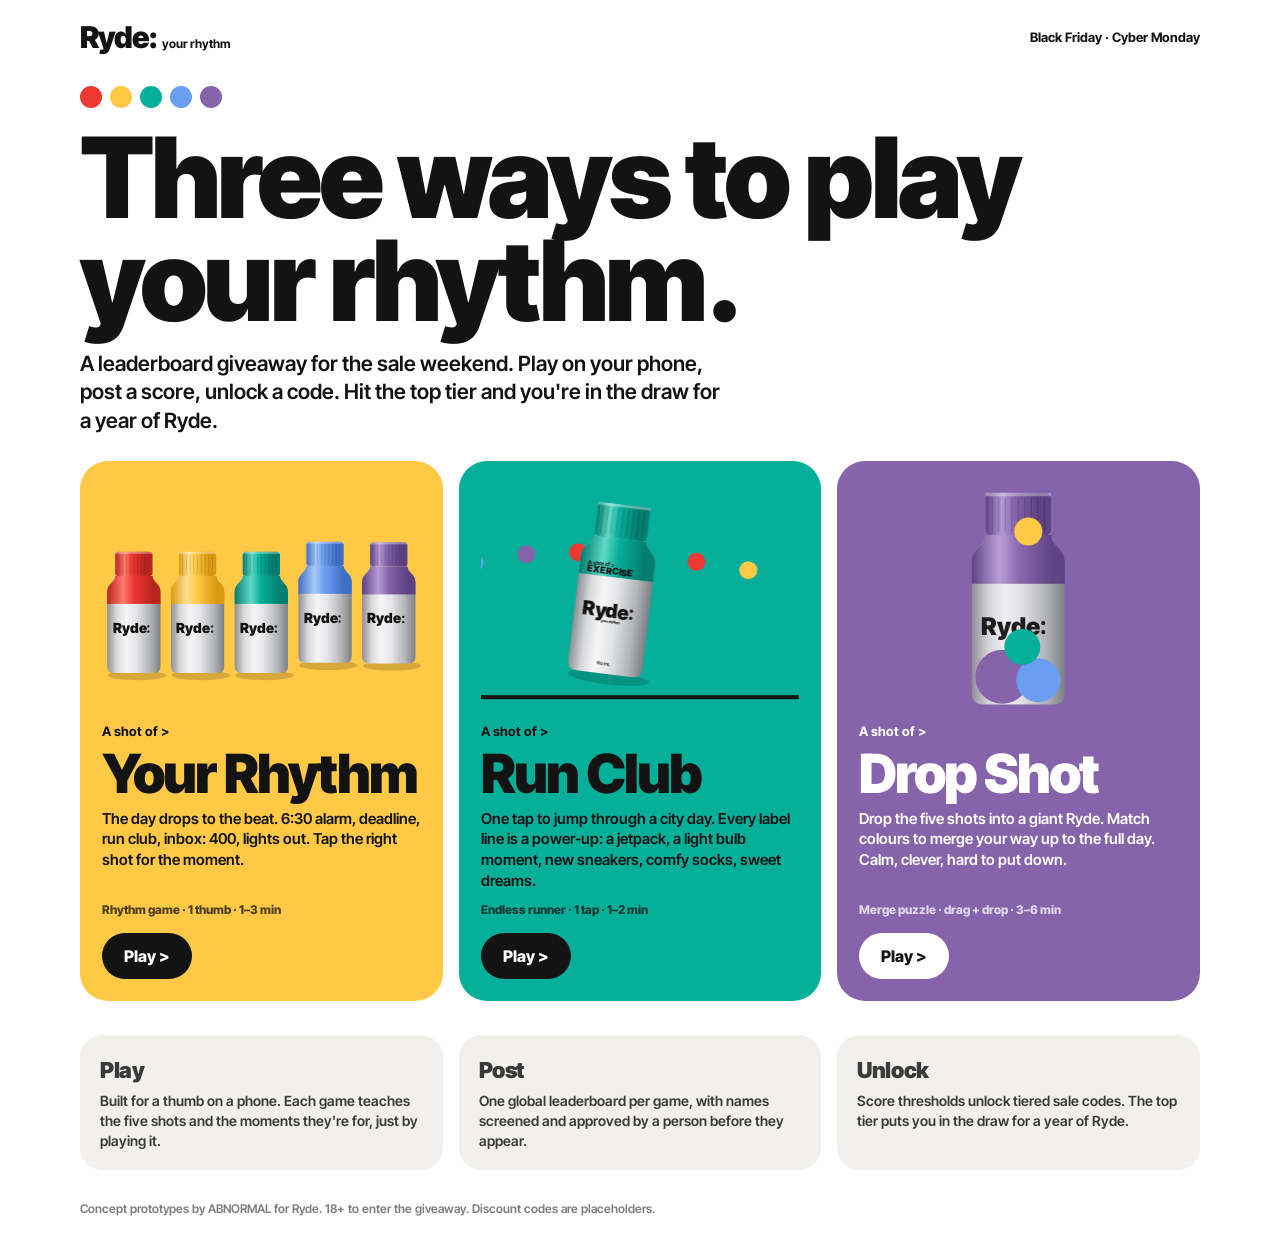
<file: ryde/index.html>
<!doctype html>
<html lang="en">
<head>
  <meta charset="utf-8" />
  <meta name="viewport" content="width=device-width, initial-scale=1, viewport-fit=cover" />
  <title>Ryde: Game Club</title>
  <meta name="description" content="Three playable concepts for a Ryde Black Friday leaderboard giveaway: play, post a score, unlock a code." />
  <meta property="og:title" content="Ryde: Game Club" />
  <meta property="og:description" content="Three ways to play your rhythm. Concept prototypes by ABNORMAL." />
  <link rel="stylesheet" href="shared/ui.css" />
  <style>
    body { overflow: auto; }
    .wrap { max-width: 1160px; margin: 0 auto; padding: calc(env(safe-area-inset-top) + 22px) calc(env(safe-area-inset-right) + 20px) calc(env(safe-area-inset-bottom) + 28px) calc(env(safe-area-inset-left) + 20px); }
    header { display: flex; align-items: center; justify-content: space-between; gap: 12px; }
    header .tag { font-weight: 700; font-size: 13px; }
    .hero { margin: 34px 0 26px; display: grid; gap: 18px; }
    .hero h1 { font-weight: 900; font-size: clamp(46px, 9.5vw, 112px); line-height: 0.92; letter-spacing: -0.03em; margin: 0; }
    .hero p { font-weight: 600; font-size: clamp(16px, 2.2vw, 21px); line-height: 1.35; margin: 0; max-width: 640px; }
    .dots { display: flex; gap: 8px; }
    .dots i { width: 22px; height: 22px; border-radius: 50%; display: block; }
    .cards { display: grid; grid-template-columns: repeat(3, 1fr); gap: 16px; }
    @media (max-width: 900px) { .cards { grid-template-columns: 1fr; } }
    .card { position: relative; border-radius: 28px; padding: 22px 22px 22px; color: var(--ink); text-decoration: none; display: flex; flex-direction: column; gap: 10px; min-height: 460px; overflow: hidden; }
    .card canvas { width: 100%; height: 230px; display: block; margin: -4px 0 4px; }
    .card .eyebrow { font-size: 13px; }
    .card h2 { font-weight: 900; font-size: clamp(38px, 5vw, 54px); line-height: 0.92; letter-spacing: -0.035em; margin: 0; }
    .card p { font-weight: 600; font-size: 15px; line-height: 1.38; margin: 0; flex: 1; }
    .card .meta { font-weight: 800; font-size: 12px; opacity: 0.75; }
    .card .go { align-self: flex-start; margin-top: 6px; background: var(--ink); color: var(--paper); font-weight: 800; font-size: 16px; padding: 13px 22px; border-radius: 999px; }
    .card:hover .go, .card:focus-visible .go { background: #000; transform: translateY(-1px); }
    .c-rhythm { background: var(--focus); }
    .c-run { background: var(--exercise); color: var(--ink); }
    .c-drop { background: var(--sleep); color: var(--paper); }
    .c-drop .go { background: var(--paper); color: var(--ink); }
    .how { margin: 34px 0 0; display: grid; grid-template-columns: repeat(3, 1fr); gap: 16px; }
    @media (max-width: 900px) { .how { grid-template-columns: 1fr; } }
    .how div { background: var(--mist); border-radius: 22px; padding: 20px; }
    .how b { display: block; font-weight: 900; font-size: 22px; letter-spacing: -0.02em; margin-bottom: 6px; }
    .how span { font-weight: 600; font-size: 14px; line-height: 1.4; }
    footer { margin-top: 30px; font-size: 12px; font-weight: 600; color: rgba(19,19,19,0.55); line-height: 1.5; }
  </style>
</head>
<body>
  <div class="wrap">
    <header>
      <span class="wordmark">Ryde<i>:</i><small>your rhythm</small></span>
      <span class="tag">Black Friday · Cyber Monday</span>
    </header>
    <section class="hero">
      <div class="dots"><i style="background:var(--energy)"></i><i style="background:var(--focus)"></i><i style="background:var(--exercise)"></i><i style="background:var(--relax)"></i><i style="background:var(--sleep)"></i></div>
      <h1>Three ways to play your rhythm.</h1>
      <p>A leaderboard giveaway for the sale weekend. Play on your phone, post a score, unlock a code. Hit the top tier and you're in the draw for a year of Ryde.</p>
    </section>
    <section class="cards">
      <a class="card c-rhythm" href="rhythm/">
        <canvas data-art="rhythm"></canvas>
        <span class="eyebrow">A shot of</span>
        <h2>Your Rhythm</h2>
        <p>The day drops to the beat. 6:30 alarm, deadline, run club, inbox: 400, lights out. Tap the right shot for the moment.</p>
        <span class="meta">Rhythm game · 1 thumb · 1–3 min</span>
        <span class="go">Play ></span>
      </a>
      <a class="card c-run" href="run-club/">
        <canvas data-art="run"></canvas>
        <span class="eyebrow">A shot of</span>
        <h2>Run Club</h2>
        <p>One tap to jump through a city day. Every label line is a power-up: a jetpack, a light bulb moment, new sneakers, comfy socks, sweet dreams.</p>
        <span class="meta">Endless runner · 1 tap · 1–2 min</span>
        <span class="go">Play ></span>
      </a>
      <a class="card c-drop" href="drop/">
        <canvas data-art="drop"></canvas>
        <span class="eyebrow">A shot of</span>
        <h2>Drop Shot</h2>
        <p>Drop the five shots into a giant Ryde. Match colours to merge your way up to the full day. Calm, clever, hard to put down.</p>
        <span class="meta">Merge puzzle · drag + drop · 3–6 min</span>
        <span class="go">Play ></span>
      </a>
    </section>
    <section class="how">
      <div><b>Play</b><span>Built for a thumb on a phone. Each game teaches the five shots and the moments they're for, just by playing it.</span></div>
      <div><b>Post</b><span>One global leaderboard per game, with names screened and approved by a person before they appear.</span></div>
      <div><b>Unlock</b><span>Score thresholds unlock tiered sale codes. The top tier puts you in the draw for a year of Ryde.</span></div>
    </section>
    <footer>Concept prototypes by ABNORMAL for Ryde. 18+ to enter the giveaway. Discount codes are placeholders.</footer>
  </div>
  <script type="module">
    import { drawBottle, drawDot, loadFont, SHOTS } from "./shared/brand.js";
    await loadFont();
    const art = {
      rhythm(x, w, h) { // five bottles in a row, the middle one popping on the beat
        const t = performance.now() / 1000, n = 5, gap = w / n;
        SHOTS.forEach((s, i) => { const pop = Math.max(0, Math.sin(t * 3.2 - i * 0.9)) ** 6; drawBottle(x, gap * (i + 0.5), h * 0.58 - pop * h * 0.08, Math.min(h * 0.72, gap * 1.9), s.id, { label: false }); });
      },
      run(x, w, h) { // one bottle mid-stride over dots
        const t = performance.now() / 1000;
        for (let i = 0; i < 7; i++) drawDot(x, ((i * 52 - t * 90) % (w + 60) + w + 60) % (w + 60) - 30, h * 0.36 + Math.sin(i) * 10, 9, SHOTS[i % 5].id);
        drawBottle(x, w * 0.42, h * 0.55 - Math.abs(Math.sin(t * 5)) * h * 0.08, h * 0.74, "exercise", { tilt: 0.12 });
        x.fillStyle = "#131313"; x.fillRect(0, h * 0.94, w, 4);
      },
      drop(x, w, h) { // falling dots stacking
        const t = performance.now() / 1000; const cx = w / 2;
        drawBottle(x, cx, h * 0.52, h * 0.92, "sleep", { label: false, shadow: false, alpha: 0.95 });
        const rs = [11, 14, 18, 22, 27]; const ids = ["energy", "focus", "exercise", "relax", "sleep"];
        drawDot(x, cx - 16, h * 0.86, rs[4], ids[4]); drawDot(x, cx + 20, h * 0.875, rs[3], ids[3]); drawDot(x, cx + 4, h * 0.73, rs[2], ids[2]);
        const y = h * 0.2 + ((t * 70) % (h * 0.42)); drawDot(x, cx + 10, y, rs[1], ids[1]);
      },
    };
    const canvases = [...document.querySelectorAll("canvas[data-art]")];
    function frame() {
      for (const c of canvases) {
        const r = c.getBoundingClientRect(), dpr = Math.min(2, devicePixelRatio || 1);
        if (c.width !== Math.round(r.width * dpr)) { c.width = Math.round(r.width * dpr); c.height = Math.round(r.height * dpr); }
        const x = c.getContext("2d"); x.setTransform(dpr, 0, 0, dpr, 0, 0); x.clearRect(0, 0, r.width, r.height);
        art[c.dataset.art](x, r.width, r.height);
      }
      requestAnimationFrame(frame);
    }
    frame();
  </script>
</body>
</html>
</file>
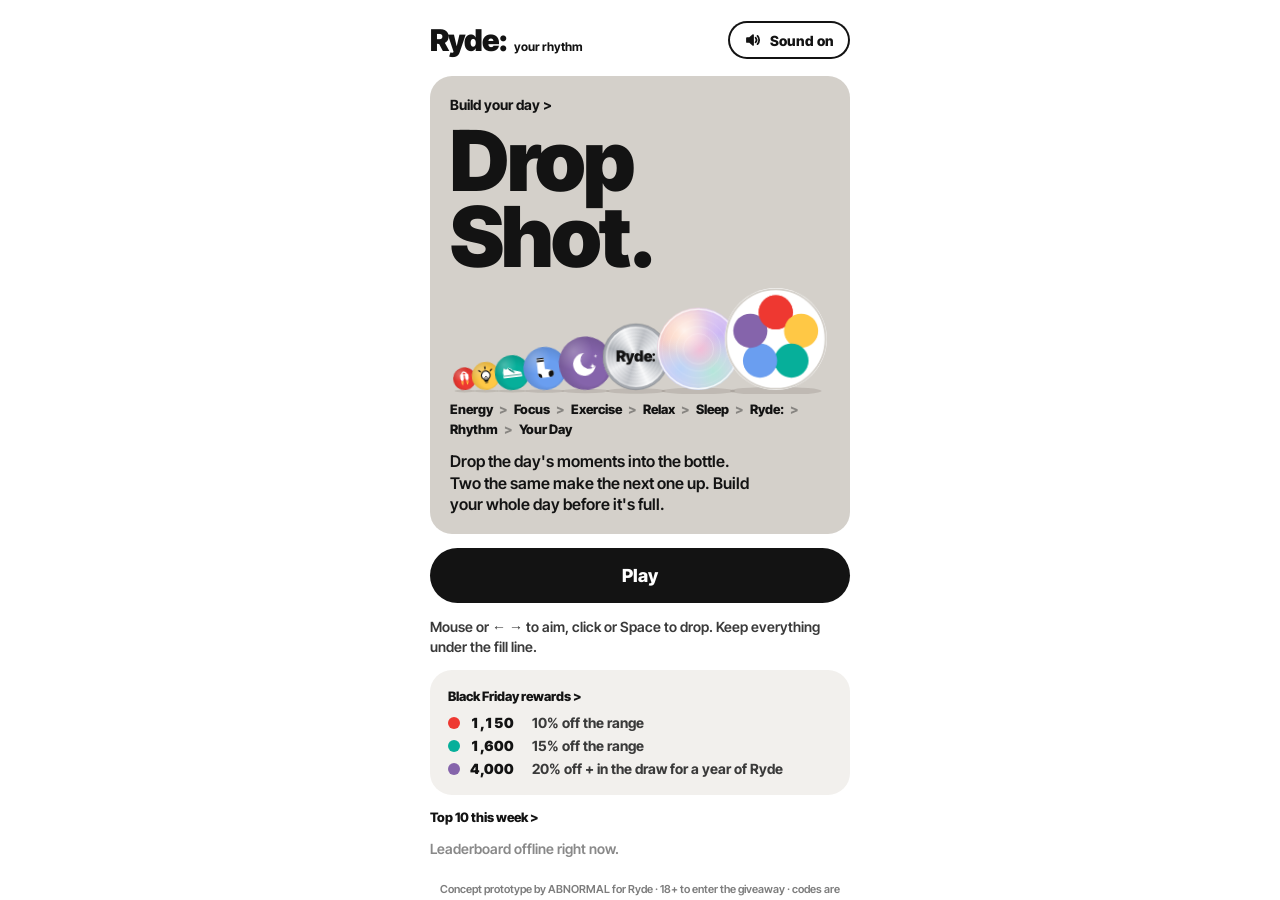
<file: ryde/drop/index.html>
<!doctype html>
<html lang="en">
<head>
<meta charset="utf-8">
<meta name="viewport" content="width=device-width,initial-scale=1,viewport-fit=cover,user-scalable=no">
<meta name="theme-color" content="#ffffff">
<title>Ryde: Drop Shot</title>
<meta name="description" content="Drop the day's moments into a giant Ryde: bottle. Two the same make the next one up. A Black Friday giveaway game concept.">
<meta property="og:title" content="Ryde: Drop Shot">
<meta property="og:description" content="Drop the day's moments into a giant Ryde: bottle. Build your whole day and you could win a year of Ryde.">
<meta property="og:type" content="website">
<link rel="preload" href="../shared/fonts/inter-tight-latin-900-normal.woff2" as="font" type="font/woff2" crossorigin>
<link rel="stylesheet" href="../shared/ui.css">
<style>
  body { background: var(--paper); }
  .wordmark small { font-size: 12px; margin-left: 6px; }   /* ui.css has 9px; our floor is 12px */
  #scene { position: fixed; left: 0; top: 0; width: 0; height: 0; transform-origin: 0 0; will-change: transform; pointer-events: none; }
  #cv { background: transparent; }
  .screen { transition: opacity .35s ease; }
  .screen.fade { opacity: 0; }
  .topbar { display: flex; align-items: center; justify-content: space-between; min-height: 44px; }
  .snd { display: inline-flex; align-items: center; gap: 8px; }
  .snd svg { width: 18px; height: 18px; }
  .hero { position: relative; padding: 20px 20px 18px; display: flex; flex-direction: column; gap: 10px; overflow: hidden; }
  .hero .display { font-size: clamp(54px, 17vw, 84px); }
  .hero canvas { width: 100%; height: 108px; display: block; margin: 2px 0 0; }
  .hero .lede { max-width: 30ch; }
  .order { margin: -4px 0 2px; font-size: 13px; font-weight: 800; line-height: 1.5; display: flex; flex-wrap: wrap; column-gap: 0; }
  .order span:not(:last-child)::after { content: ">"; color: rgba(19,19,19,0.4); margin: 0 6px; }
  .namerow[hidden] { display: none; }
  .rewards { display: grid; gap: 6px; margin: 0; padding: 0; list-style: none; }
  .rewards li { display: flex; align-items: center; gap: 10px; font-size: 14px; font-weight: 700; }
  .rewards li b { font-weight: 900; min-width: 52px; font-variant-numeric: tabular-nums; }
  .rewards li span { color: #3a3a3a; }
  .rewards li::before { content: ""; width: 12px; height: 12px; border-radius: 50%; background: var(--c); flex: none; }
  .block h3, .sect { margin: 0; font-size: 13px; font-weight: 800; }
  .sect::after { content: " >"; }
  .shop { font-weight: 800; font-size: 16px; color: var(--ink); text-decoration: none; align-self: center; padding: 8px 4px; }
  .shop::after { content: " >"; }
  /* end screen */
  .scoreblock { border-radius: 22px; padding: 20px 20px 18px; display: flex; flex-direction: column; gap: 8px; background: var(--bg, var(--stone)); }
  .scoreblock .eyebrow { font-size: 14px; }
  .scoreblock .best { font-size: 14px; font-weight: 800; margin: 6px 0 0; display: flex; gap: 8px; align-items: center; flex-wrap: wrap; }
  .scoreblock .best .new { background: var(--ink); color: var(--paper); border-radius: 999px; padding: 4px 10px; font-size: 12px; }
  .scoreblock .stats { display: grid; grid-template-columns: 1.7fr 1fr 1fr; gap: 12px; }
  .stats > div { min-width: 0; }
  .stats b { white-space: nowrap; font-size: clamp(18px, 5.6vw, 24px); }
  #endchain { width: 100%; height: 92px; display: block; }
  .c1, .c2 { display: contents; }
  /* short landscape phones: two columns so Play / Play again are on the first screen */
  @media (orientation: landscape) and (max-height: 560px) {
    .screen .col { max-width: 920px; display: grid; grid-template-columns: 1fr 1fr; column-gap: 28px; row-gap: 12px; align-items: start; }
    .screen .col > .topbar, .screen .col > .fine { grid-column: 1 / -1; }
    .c1, .c2 { display: flex; flex-direction: column; gap: 12px; min-width: 0; }
    #start .hero .display { font-size: 58px; }
    #start .hero canvas { height: 86px; }
    #end .score-big { font-size: 64px; }
    #end .c2 .shop { align-self: flex-start; }
    #pausescr .col { grid-template-columns: 1fr; }
  }
  /* in-game chrome */
  #pause { position: fixed; z-index: 5; width: 44px; height: 44px; border-radius: 50%; border: 0; background: var(--mist); display: none; align-items: center; justify-content: center; cursor: pointer; padding: 0; }
  #pause.on { display: flex; }
  #pause i { display: block; width: 4px; height: 14px; background: var(--ink); border-radius: 2px; margin: 0 2.5px; }
  #pausescr { background: rgba(255,255,255,0.86); -webkit-backdrop-filter: blur(6px); backdrop-filter: blur(6px); justify-content: center; }
  #pausescr .col { max-width: 340px; }
  .kbd { display: none; }
  @media (hover: hover) and (pointer: fine) { .kbd { display: inline; } .touchonly { display: none; } }
</style>
</head>
<body>
<div id="scene" aria-hidden="true"></div>
<canvas class="play" id="cv" aria-label="Drop Shot game"></canvas>
<button id="pause" aria-label="Pause"><i></i><i></i></button>

<section class="screen" id="start">
  <div class="col">
    <div class="topbar">
      <span class="wordmark">Ryde<i>:</i><small>your rhythm</small></span>
      <button class="btn small ghost snd" data-snd></button>
    </div>
    <div class="c1"><div class="block stone hero">
      <p class="eyebrow">Build your day</p>
      <h1 class="display">Drop<br>Shot.</h1>
      <canvas id="herochain" aria-hidden="true"></canvas>
      <p class="order"><span>Energy</span><span>Focus</span><span>Exercise</span><span>Relax</span><span>Sleep</span><span>Ryde:</span><span>Rhythm</span><span>Your Day</span></p>
      <p class="lede">Drop the day's moments into the bottle. Two the same make the next one up. Build your whole day before it's full.</p>
    </div></div>
    <div class="c2">
    <button class="btn" id="play">Play</button>
    <p class="how"><span class="touchonly">Drag to aim, let go to drop.</span><span class="kbd">Mouse or ← → to aim, click or Space to drop.</span> Keep everything under the fill line.</p>
    <div class="block mist">
      <p class="sect" style="margin-bottom:10px">Black Friday rewards</p>
      <ul class="rewards">
        <li style="--c:var(--energy)"><b>1,150</b><span>10% off the range</span></li>
        <li style="--c:var(--exercise)"><b>1,600</b><span>15% off the range</span></li>
        <li style="--c:var(--sleep)"><b>4,000</b><span>20% off + in the draw for a year of Ryde</span></li>
      </ul>
    </div>
    <div class="board"><h3>Top 10 this week</h3><ol id="board1"><li class="empty">Loading…</li></ol></div>
    </div>
    <p class="fine">Concept prototype by ABNORMAL for Ryde · 18+ to enter the giveaway · codes are placeholders</p>
  </div>
</section>

<section class="screen hidden" id="pausescr">
  <div class="col">
    <p class="eyebrow">Taking five</p>
    <h2 class="display">Paused.</h2>
    <button class="btn" id="resume">Resume</button>
    <div class="row" style="justify-content:space-between">
      <button class="btn small ghost snd" data-snd></button>
      <button class="btn small ghost" id="restart">Start over</button>
    </div>
  </div>
</section>

<section class="screen hidden" id="end">
  <div class="col">
    <div class="topbar">
      <span class="wordmark">Ryde<i>:</i><small>your rhythm</small></span>
      <button class="btn small ghost snd" data-snd></button>
    </div>
    <div class="c1"><div class="scoreblock" id="scoreblock">
      <p class="eyebrow" id="endeyebrow">Capped. That's your day</p>
      <p class="score-big" id="endscore">0</p>
      <p class="best" id="endbest"></p>
      <div class="stats" id="endstats"></div>
    </div>
    <canvas id="endchain" aria-hidden="true"></canvas>
    <div class="reward" id="reward"></div></div>
    <div class="c2"><div class="namerow" id="namerow">
      <input id="name" maxlength="12" autocomplete="off" autocapitalize="characters" spellcheck="false" placeholder="YOUR NAME" aria-label="Your name for the leaderboard">
      <button class="btn small" id="post">Post score</button>
    </div>
    <p class="note" id="postnote"></p>
    <button class="btn" id="again">Play again</button>
    <div class="board"><h3>Top 10 this week</h3><ol id="board2"></ol></div>
    <a class="shop" href="https://au.ryde.com/" target="_blank" rel="noopener">Shop the range</a></div>
    <p class="fine">Concept prototype by ABNORMAL for Ryde · 18+ to enter the giveaway · codes are placeholders</p>
  </div>
</section>

<script type="module" src="game.js"></script>
</body>
</html>
</file>
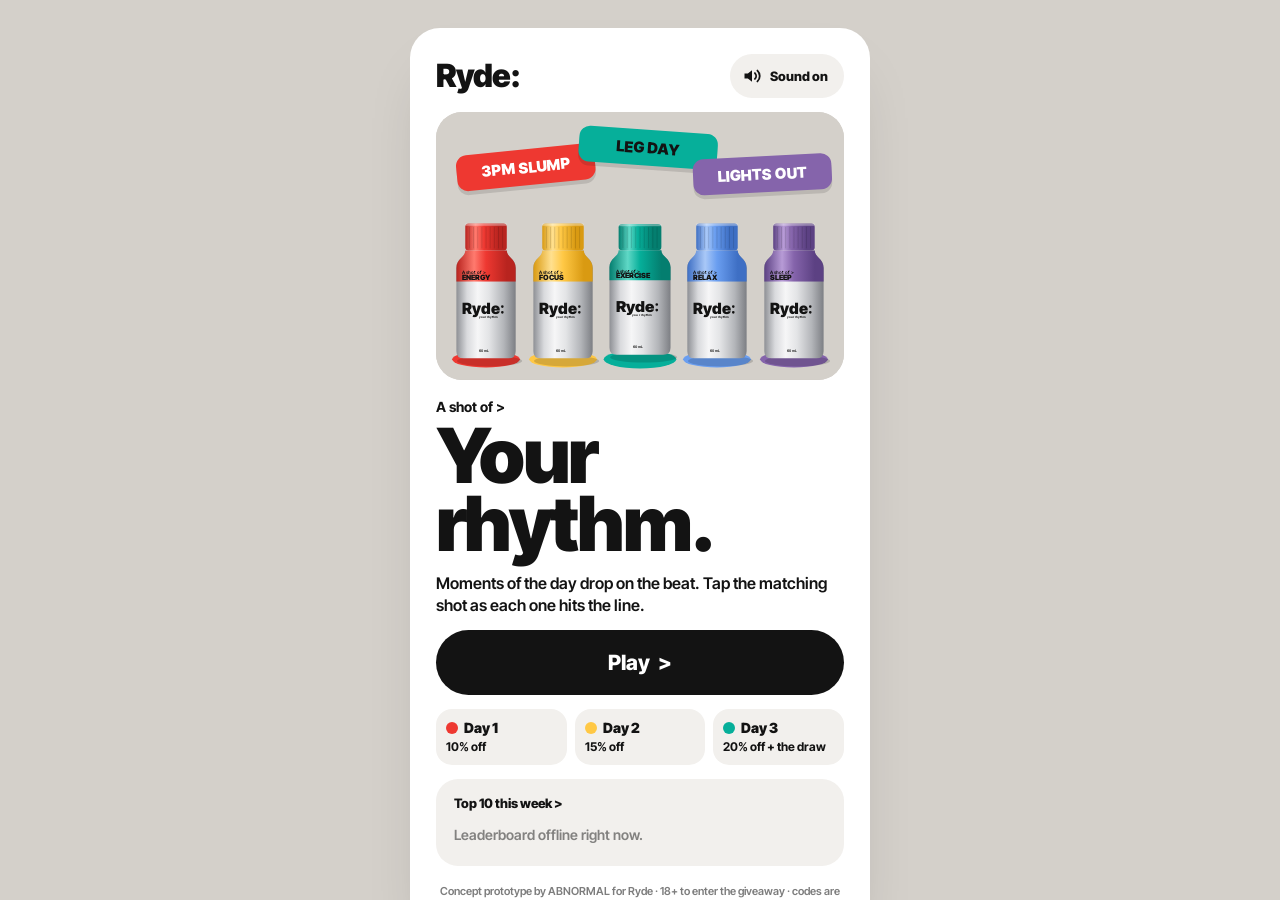
<file: ryde/rhythm/index.html>
<!doctype html>
<html lang="en-AU">
<head>
<meta charset="utf-8">
<meta name="viewport" content="width=device-width,initial-scale=1,viewport-fit=cover,user-scalable=no">
<meta name="theme-color" content="#D4D0CA">
<title>Ryde: Your Rhythm</title>
<meta name="description" content="Right shot, right moment. A rhythm game from Ryde: tap the matching shot as each moment of the day lands on the beat.">
<meta property="og:title" content="Ryde: Your Rhythm">
<meta property="og:description" content="Right shot, right moment. Play a day to the beat, post your score, unlock a Black Friday code.">
<meta property="og:type" content="website">
<link rel="preload" href="../shared/fonts/inter-tight-latin-900-normal.woff2" as="font" type="font/woff2" crossorigin>
<link rel="preload" href="../shared/fonts/inter-tight-latin-800-normal.woff2" as="font" type="font/woff2" crossorigin>
<link rel="stylesheet" href="../shared/ui.css">
<link rel="stylesheet" href="style.css">
</head>
<body>
<canvas class="play" id="game" aria-label="Your Rhythm game"></canvas>

<!-- START -->
<section class="screen" id="start">
  <div class="col">
    <header class="top">
      <div class="wordmark">Ryde<i>:</i></div>
      <button class="mute" type="button" aria-pressed="false"><span class="ico"></span><span class="lbl">Sound on</span></button>
    </header>
    <div class="hero"><canvas id="hero" aria-hidden="true"></canvas></div>
    <div class="titles">
      <p class="eyebrow">A shot of</p>
      <h1 class="display">Your<br>rhythm.</h1>
    </div>
    <p class="how">Moments of the day drop on the beat. Tap the matching shot as each one hits the line.</p>
    <button class="btn play-btn" id="play" type="button">Play <span class="chev">&gt;</span></button>
    <ul class="tiers" aria-label="Rewards">
      <li style="--c:var(--energy)"><b>Day 1</b>10% off</li>
      <li style="--c:var(--focus)"><b>Day 2</b>15% off</li>
      <li style="--c:var(--exercise)"><b>Day 3</b>20% off + the draw</li>
    </ul>
    <div class="board block mist"><h3>Top 10 this week</h3><ol id="board1"><li class="empty">Loading…</li></ol></div>
    <p class="fine">Concept prototype by ABNORMAL for Ryde · 18+ to enter the giveaway · codes are placeholders</p>
  </div>
</section>

<!-- PAUSE -->
<section class="screen hidden overlay" id="pause">
  <div class="col">
    <p class="eyebrow">Hold that thought</p>
    <h2 class="display">Paused.</h2>
    <button class="btn" id="resume" type="button">Resume</button>
    <button class="btn ghost" id="quit" type="button">End run</button>
    <div class="row pause-row">
      <button class="mute" type="button" aria-pressed="false"><span class="ico"></span><span class="lbl">Sound on</span></button>
      <button class="timing-btn" id="timingBtn" type="button">Timing &gt;</button>
    </div>
  </div>
</section>

<!-- TIMING (calibration) -->
<section class="screen hidden overlay" id="timing">
  <div class="col">
    <p class="eyebrow">Timing</p>
    <h2 class="display">Tap along.</h2>
    <p class="how">Four clicks count you in, then tap the circle on each of the next 8 beats. We'll line the game up with your ears and thumb.</p>
    <button class="calpad" id="calPad" type="button" aria-label="Tap on the beat"><span id="calCount">Start</span></button>
    <p class="note" id="calNote"></p>
    <div class="row cal-row">
      <button class="btn ghost small" id="calReset" type="button">Reset to auto</button>
      <button class="btn small" id="calDone" type="button">Done</button>
    </div>
  </div>
</section>

<!-- END -->
<section class="screen hidden" id="end">
  <div class="col">
    <header class="top">
      <div class="wordmark">Ryde<i>:</i><small>your rhythm</small></div>
      <button class="mute" type="button" aria-pressed="false"><span class="ico"></span><span class="lbl">Sound on</span></button>
    </header>
    <div class="endhero" id="endhero">
      <p class="kicker" id="endEyebrow">Out of rhythm on Day 1</p>
      <p class="score-big" id="endScore">0</p>
      <div class="stats">
        <div><b id="stDay">1</b>Day reached</div>
        <div><b id="stCombo">0</b>Best combo</div>
        <div><b id="stPerf">0%</b>Perfect</div>
      </div>
      <p class="best" id="endBest"></p>
    </div>
    <div class="reward" id="reward"></div>
    <button class="btn" id="again" type="button">Play again <span class="chev">&gt;</span></button>
    <form class="namerow" id="postForm" autocomplete="off">
      <input id="name" name="name" maxlength="12" placeholder="YOUR NAME" aria-label="Your name for the leaderboard" enterkeyhint="send">
      <button class="btn small" id="post" type="submit">Post score</button>
    </form>
    <p class="note" id="postNote"></p>
    <div class="board block mist"><h3>Top 10 this week</h3><ol id="board2"></ol></div>
    <a class="shop" href="https://au.ryde.com/" target="_blank" rel="noopener">Shop the range</a>
    <p class="fine">Concept prototype by ABNORMAL for Ryde · 18+ to enter the giveaway · codes are placeholders</p>
  </div>
</section>

<script type="module" src="game.js"></script>
</body>
</html>
</file>
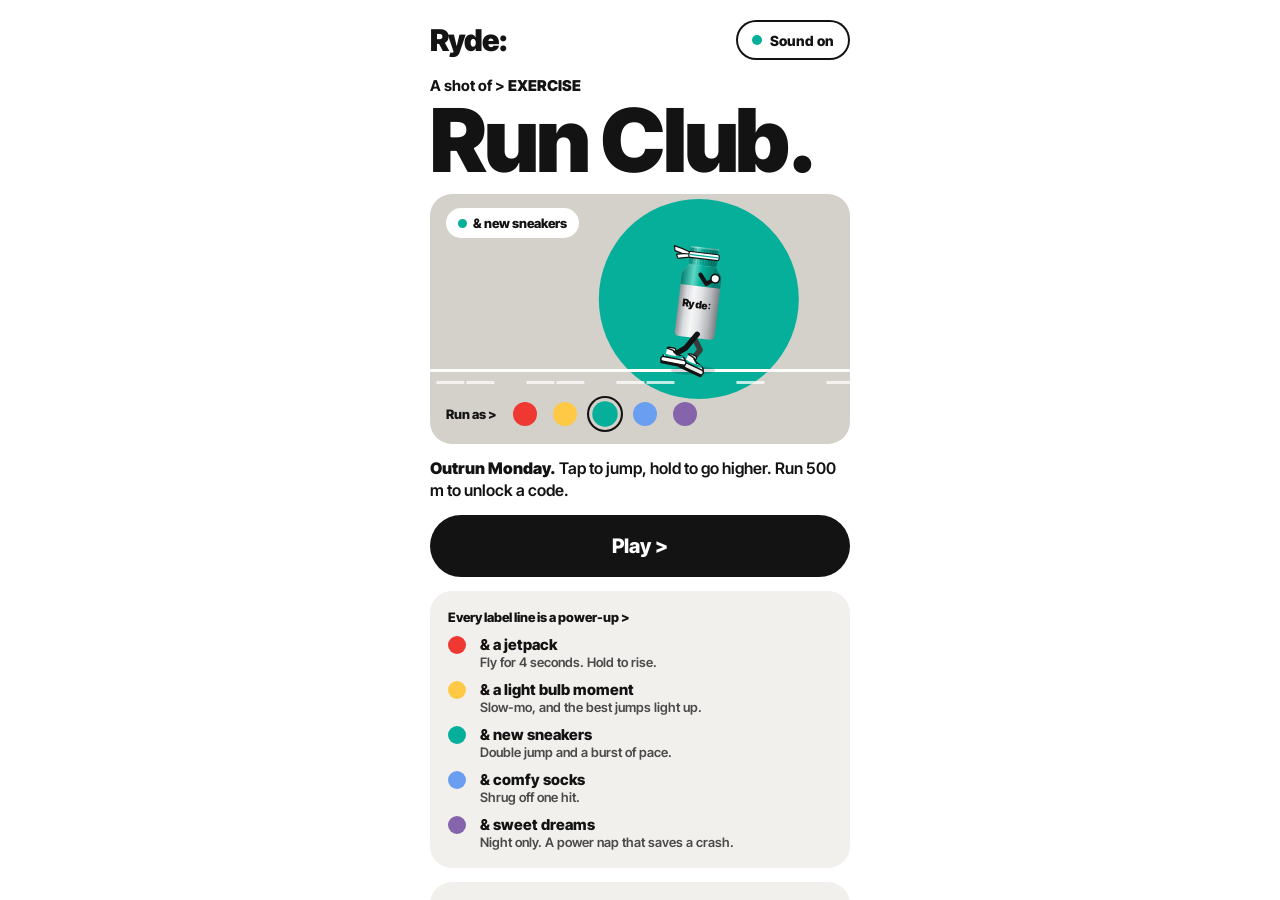
<file: ryde/run-club/index.html>
<!doctype html>
<html lang="en">
<head>
<meta charset="utf-8">
<meta name="viewport" content="width=device-width,initial-scale=1,viewport-fit=cover">
<meta name="theme-color" content="#ffffff">
<title>Ryde: Run Club</title>
<meta name="description" content="A one-tap runner through your day. Every Ryde label line is a power-up. Run far, post a score, unlock a code.">
<meta property="og:title" content="Ryde: Run Club">
<meta property="og:description" content="Outrun Monday. A one-tap runner where every label line is a power-up: a jetpack, a light bulb moment, new sneakers, comfy socks and sweet dreams.">
<meta property="og:type" content="website">
<link rel="preload" href="../shared/fonts/inter-tight-latin-900-normal.woff2" as="font" type="font/woff2" crossorigin>
<link rel="stylesheet" href="../shared/ui.css">
<style>
  :root { --as: var(--exercise); }
  body { background: var(--stone); }
  .screen { background: var(--paper); }
  .topbar { display: flex; align-items: center; justify-content: space-between; min-height: 44px; }
  .snd { min-height: 40px; display: inline-flex; align-items: center; gap: 8px; }
  .snd::before { content: ""; width: 10px; height: 10px; border-radius: 50%; background: var(--exercise); }
  .snd.off::before { background: transparent; box-shadow: inset 0 0 0 2px var(--ink); }
  .kicker { font-weight: 700; font-size: 15px; margin: 0 0 6px; }
  .kicker b { font-weight: 900; }
  .display { font-size: clamp(60px, 19vw, 88px); }
  /* start: the hero on a stone block with a big brand circle */
  .stage { position: relative; height: clamp(190px, 30vh, 250px); padding: 0; overflow: hidden; }
  .stage canvas { position: absolute; inset: 0; width: 100%; height: 100%; }
  .stage .tagline { position: absolute; left: 16px; top: 14px; font-weight: 800; font-size: 13px; background: var(--paper); border-radius: 999px; padding: 7px 12px; }
  .stage .tagline span { display: inline-block; width: 9px; height: 9px; border-radius: 50%; background: var(--as); margin-right: 6px; vertical-align: 0; }
  .pick { position: absolute; left: 12px; bottom: 10px; display: flex; align-items: center; gap: 2px; }
  .pick > span { font-weight: 800; font-size: 13px; margin: 0 6px 0 4px; }
  .pick > span::after { content: " >"; }
  .pick-dot { width: 40px; height: 40px; border: 0; padding: 0; background: transparent; cursor: pointer; display: grid; place-items: center; border-radius: 50%; }
  .pick-dot::before { content: ""; width: 24px; height: 24px; border-radius: 50%; background: var(--c); transition: transform .15s; }
  .pick-dot[aria-pressed="true"]::before { box-shadow: 0 0 0 3px var(--stone), 0 0 0 5px var(--ink); transform: scale(1.06); }
  .pick-dot:focus-visible { outline: 2px solid var(--ink); }
  .lede b { font-weight: 900; }
  .btn.go { font-size: 20px; padding: 19px 28px; }
  .btn.go::after { content: " >"; }
  .powers h3 { margin: 0 0 10px; font-size: 13px; font-weight: 800; }
  .powers h3::after { content: " >"; }
  .powers ul { list-style: none; margin: 0; padding: 0; display: grid; gap: 10px; }
  .powers li { display: grid; grid-template-columns: 22px 1fr; gap: 0 10px; align-items: baseline; }
  .powers li i { width: 18px; height: 18px; border-radius: 50%; background: var(--c); align-self: start; margin-top: 1px; }
  .powers li b { font-size: 15px; font-weight: 800; }
  .powers li span { grid-column: 2; font-size: 13px; font-weight: 600; color: #4a4a4a; }
  /* end: a colour block in your shot's colour */
  .screen .col > .left { display: flex; flex-direction: column; gap: 14px; }
  .result { background: var(--as); border-radius: 22px; padding: 18px 18px 20px; }
  .result .kicker { margin: 0; }
  .result .score-big { margin: 8px 0 2px; }
  .result .pts { font-weight: 800; font-size: 14px; margin: 0 0 14px; }
  .stats { gap: 28px; flex-wrap: wrap; }
  .best { font-size: 13px; font-weight: 700; margin: 10px 0 0; opacity: 0.8; }
  .reward .t.dim { opacity: 0.65; margin-top: 4px; }
  .reward .bar { height: 8px; border-radius: 99px; background: rgba(19,19,19,0.12); margin: 8px 0 8px; overflow: hidden; }
  .reward .bar i { display: block; height: 100%; background: var(--as); border-radius: 99px; }
  .reward.locked b { letter-spacing: 0; }
  .namerow .btn.small { font-size: 15px; padding: 0 18px; min-height: 52px; }
  .shop { font-weight: 800; font-size: 16px; color: var(--ink); text-decoration: none; padding: 10px 0; align-self: flex-start; }
  .shop:hover { text-decoration: underline; }
  .board ol { min-height: 30px; }
  #pause { position: fixed; inset: 0; z-index: 20; background: rgba(19,19,19,0.55); display: grid; place-items: center; padding: 20px; }
  #pause.hidden { display: none; }
  #pause .card { background: var(--paper); border-radius: 22px; padding: 22px; width: min(340px, 100%); display: grid; gap: 12px; }
  #pause .display { font-size: 56px; }
  /* short landscape phones: two columns so Play is on the first screen */
  @media (orientation: landscape) and (max-height: 540px) {
    .screen .col { max-width: 860px; display: grid; grid-template-columns: 1fr 1fr; column-gap: 24px; row-gap: 12px; align-items: start; }
    .screen .col > * { grid-column: 2; }
    .screen .col > .topbar { grid-column: 1 / -1; }
    .screen .col > .left { grid-column: 1; grid-row: 2 / span 6; display: flex; flex-direction: column; gap: 12px; }
    .display { font-size: 56px; }
    .stage { height: 170px; }
    .result .score-big { font-size: 64px; }
  }
</style>
</head>
<body>
<canvas class="play" id="game" aria-label="Run Club game"></canvas>

<section class="screen" id="start">
  <div class="col">
    <div class="topbar"><span class="wordmark" aria-label="Ryde">Ryde<i>:</i></span><button class="btn small ghost snd" data-mute>Sound on</button></div>
    <div class="left">
      <div>
        <p class="kicker">A shot of &gt; <b id="asName">EXERCISE</b></p>
        <h1 class="display">Run Club.</h1>
      </div>
      <div class="stage block stone">
        <canvas id="preview"></canvas>
        <div class="tagline"><span></span><i style="font-style:normal" id="asTag">&amp; new sneakers</i></div>
        <div class="pick"><span>Run as</span><div id="picker" style="display:flex" role="group" aria-label="Pick your shot"></div></div>
      </div>
    </div>
    <p class="lede"><b>Outrun Monday.</b> Tap to jump, hold to go higher. Run 500 m to unlock a code.</p>
    <button class="btn go" id="play">Play</button>
    <div class="block mist powers">
      <h3>Every label line is a power-up</h3>
      <ul>
        <li style="--c:var(--energy)"><i></i><b>&amp; a jetpack</b><span>Fly for 4 seconds. Hold to rise.</span></li>
        <li style="--c:var(--focus)"><i></i><b>&amp; a light bulb moment</b><span>Slow-mo, and the best jumps light up.</span></li>
        <li style="--c:var(--exercise)"><i></i><b>&amp; new sneakers</b><span>Double jump and a burst of pace.</span></li>
        <li style="--c:var(--relax)"><i></i><b>&amp; comfy socks</b><span>Shrug off one hit.</span></li>
        <li style="--c:var(--sleep)"><i></i><b>&amp; sweet dreams</b><span>Night only. A power nap that saves a crash.</span></li>
      </ul>
    </div>
    <div class="board block mist"><h3>Top 10</h3><ol id="board1"></ol></div>
    <p class="fine">Concept prototype by ABNORMAL for Ryde · 18+ to enter the giveaway · codes are placeholders</p>
  </div>
</section>

<section class="screen hidden" id="end">
  <div class="col">
    <div class="topbar"><span class="wordmark" aria-label="Ryde">Ryde<i>:</i></span><button class="btn small ghost snd" data-mute>Sound on</button></div>
    <div class="left">
      <div class="result">
        <p class="kicker" id="cause">Wheelie bin: 1. You: 0.</p>
        <p class="score-big" id="score">0</p>
        <p class="pts">points</p>
        <div class="stats"><div><b id="stDist">0 m</b>Distance</div><div><b id="stDots">0</b>Dots</div><div><b id="stBest">0</b>Your best</div></div>
        <p class="best" id="bestNote"></p>
      </div>
      <button class="btn go" id="again">Play again</button>
    </div>
    <div class="reward" id="reward"></div>
    <div class="namerow"><input id="name" maxlength="12" placeholder="YOUR NAME" autocomplete="nickname" enterkeyhint="send" aria-label="Your name for the leaderboard"><button class="btn small" id="post">Post score</button></div>
    <p class="note" id="note" aria-live="polite"></p>
    <div class="board block mist"><h3>Top 10</h3><ol id="board2"></ol></div>
    <a class="shop" href="https://au.ryde.com/" target="_blank" rel="noopener">Shop the range &gt;</a>
    <p class="fine">Concept prototype by ABNORMAL for Ryde · 18+ to enter the giveaway · codes are placeholders</p>
  </div>
</section>

<div id="pause" class="hidden"><div class="card"><p class="display">Paused.</p><button class="btn" id="resume">Keep running</button><button class="btn ghost" id="quit">End run</button></div></div>

<script type="module" src="game.js"></script>
</body>
</html>
</file>
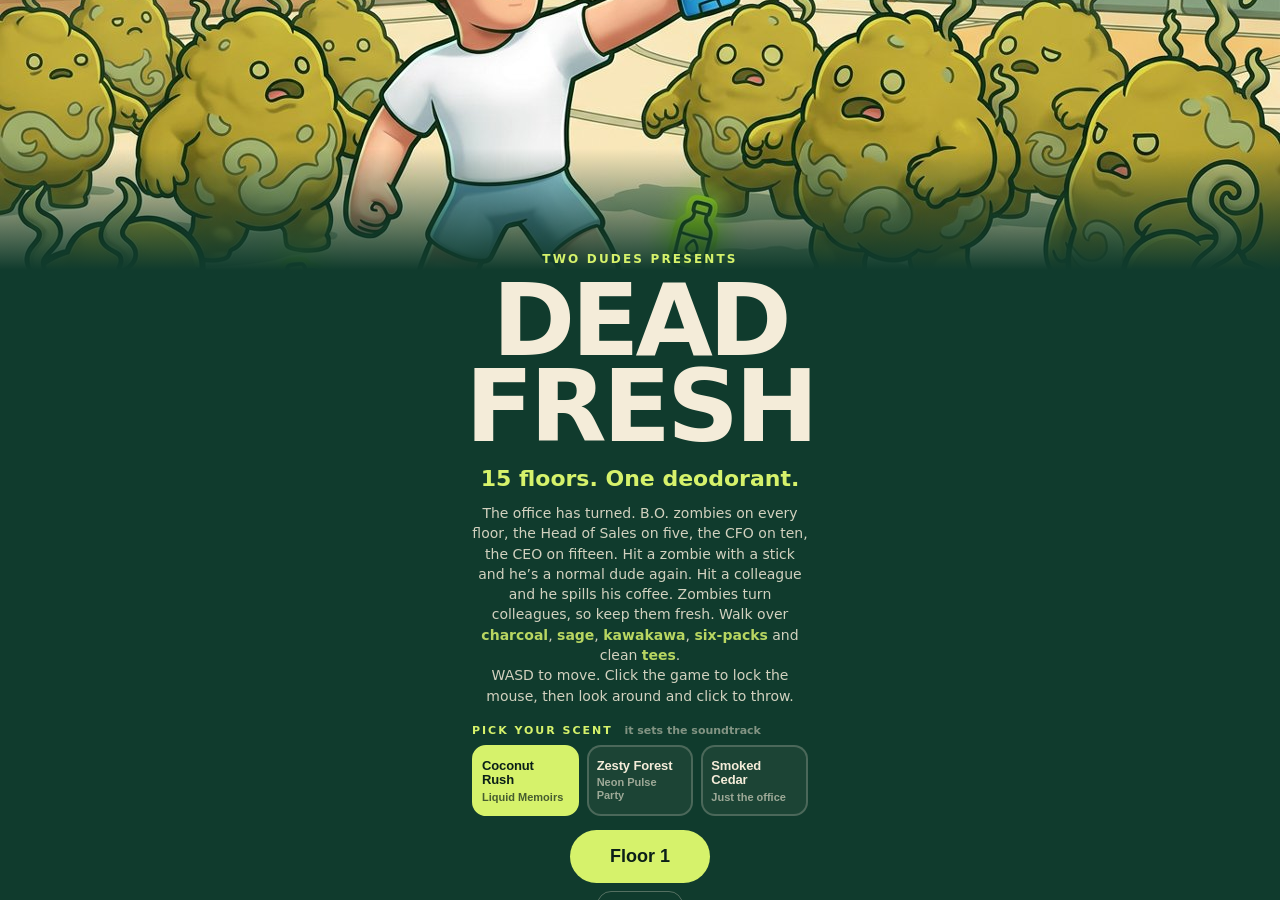
<file: two-dudes/dead-fresh/index.html>
<!doctype html>
<html lang="en">
  <head>
    <meta charset="utf-8" />
    <meta name="viewport" content="width=device-width, initial-scale=1, maximum-scale=1, user-scalable=no, viewport-fit=cover" />
    <title>Dead Fresh — Two Dudes</title>
    <meta name="df-board" content="https://script.google.com/macros/s/AKfycbwi87Xkpl4c6aMPnlG3wVKnIkEo0gwxCuufS68QHGyFujsKQevUtSvzbwiIl0KjozvNGQ/exec" />
    <meta property="og:title" content="Dead Fresh — 15 floors. One deodorant." />
    <meta property="og:description" content="Doom-style B.O. zombie survival through an office tower, boss on every fifth floor. Throw deodorant, turn them back into normal dudes, keep your tees clean. How many rounds can you last? A Two Dudes game." />
    <meta property="og:image" content="img/cover.jpg" />
    <link rel="preload" as="image" href="img/tex_office.png" />
    <style>
      :root { --green: #103b2d; --cream: #f4ecd9; --lime: #d6f26b; --ink: #0b1f18; --sand: #e8d6aa; }
      * { box-sizing: border-box; -webkit-tap-highlight-color: transparent; }
      html, body { margin: 0; height: 100%; overflow: hidden; background: var(--green); color: var(--cream);
        font-family: ui-sans-serif, system-ui, -apple-system, "Segoe UI", Roboto, sans-serif; user-select: none; -webkit-user-select: none; }
      canvas { position: fixed; inset: 0; display: block; touch-action: none; -webkit-touch-callout: none; -webkit-user-select: none; }
      .screen { position: fixed; inset: 0; display: flex; flex-direction: column; align-items: center; justify-content: flex-start;
        text-align: center; padding: 0 0 28px; gap: 8px; z-index: 5; overflow-y: auto; background: var(--green); }
      .screen.hidden { display: none; }
      .cover { width: 100%; aspect-ratio: 16/9; max-height: 30vh; background: url(img/cover.jpg) center/cover no-repeat; position: relative; flex: none; }
      .cover:after { content: ""; position: absolute; inset: 0; background: linear-gradient(to bottom, transparent 55%, var(--green)); }
      .inner { width: 100%; max-width: 380px; padding: 0 22px; display: flex; flex-direction: column; align-items: center; gap: 8px; }
      .logo { font-weight: 900; letter-spacing: 0.18em; font-size: 12px; color: var(--lime); margin-top: -26px; position: relative; }
      h1 { font-size: clamp(54px, 17vw, 100px); line-height: 0.86; margin: 4px 0 0; font-weight: 900; letter-spacing: -0.04em; color: var(--cream); }
      .sub { font-size: clamp(16px, 4.6vw, 22px); font-weight: 800; margin: 8px 0 0; color: var(--lime); }
      .how { font-size: 14px; line-height: 1.45; opacity: 0.85; margin: 4px 0 6px; }
      .how b { color: var(--lime); }
      .big { margin-top: 6px; padding: 16px 40px; border-radius: 999px; border: 0; background: var(--lime); color: var(--ink);
        font-weight: 900; font-size: 18px; cursor: pointer; }
      .big:active { transform: scale(0.97); }
      .big:disabled { opacity: 0.5; }
      .tiny { font-size: 12px; opacity: 0.55; margin: 6px 0 0; }
      .snd { background: none; border: 1px solid rgba(244,236,217,0.3); color: var(--cream); border-radius: 999px; padding: 6px 14px; font-size: 12px; font-weight: 800; cursor: pointer; }
      @media (min-width: 700px) and (max-height: 820px) { h1 { font-size: 48px; } .how { font-size: 13px; margin: 2px 0 4px; } .logo { margin-top: -18px; } .sub { margin-top: 4px; font-size: 16px; } }
      .eyebrow { font-weight: 900; letter-spacing: 0.18em; font-size: 12px; color: var(--lime); margin: 0; }
      .board { width: 100%; background: rgba(244,236,217,0.06); border-radius: 16px; padding: 12px 14px; text-align: left; }
      .board h3 { margin: 0 0 6px; font-size: 11px; letter-spacing: 0.18em; color: var(--lime); font-weight: 900; }
      .board ol { margin: 0; padding: 0; list-style: none; font-size: 14px; }
      .board li { display: flex; gap: 8px; padding: 4px 0; border-bottom: 1px solid rgba(244,236,217,0.08); }
      .board li .r { width: 22px; opacity: 0.5; font-weight: 800; }
      .board li .n { flex: 1; font-weight: 700; }
      .board li .s { font-weight: 900; }
      .board li .rd { opacity: 0.5; font-size: 12px; width: 44px; text-align: right; }
      .board li.you { color: var(--lime); }
      .board .empty { opacity: 0.5; font-size: 13px; }
      .stats { display: flex; gap: 18px; justify-content: center; font-weight: 800; font-size: 15px; }
      .stats b { display: block; font-size: 28px; font-weight: 900; line-height: 1; }
      .reward { width: 100%; background: var(--cream); color: var(--ink); border-radius: 16px; padding: 14px 18px; }
      .reward .label { display: block; font-size: 11px; font-weight: 900; letter-spacing: 0.18em; opacity: 0.6; }
      .reward b { display: block; font-size: 30px; font-weight: 900; letter-spacing: 0.04em; margin: 2px 0; }
      .reward span.t { display: block; font-size: 13px; font-weight: 700; }
      .reward.locked { background: rgba(244,236,217,0.08); color: var(--cream); border: 2px dashed rgba(244,236,217,0.3); }
      .namerow { display: flex; gap: 8px; width: 100%; }
      .namerow input { flex: 1; min-width: 0; padding: 14px 16px; border-radius: 12px; border: 2px solid rgba(244,236,217,0.25); background: rgba(244,236,217,0.06);
        color: var(--cream); font-weight: 800; font-size: 16px; text-transform: uppercase; letter-spacing: 0.06em; }
      .namerow button { padding: 14px 18px; border-radius: 12px; border: 0; background: var(--lime); color: var(--ink); font-weight: 900; font-size: 15px; cursor: pointer; }
      #endTop { margin-top: 10px; }
      .endR { display: contents; }
      @media (orientation: landscape) and (max-height: 520px) {
        #end .inner { max-width: 780px; display: grid; grid-template-columns: 1fr 1fr; column-gap: 24px; row-gap: 6px; align-items: start; justify-items: center; padding-top: 14px !important; }
        #end .inner > * { grid-column: 1; }
        #end .endR { grid-column: 2; grid-row: 1 / span 9; display: flex; flex-direction: column; align-items: center; gap: 8px; width: 100%; }
        #end #endTop { margin-top: 0; }
        #end #endList { max-height: 128px; overflow-y: auto; }
        #end h1 { font-size: 44px; }
        #end .stats b { font-size: 22px; }
        #end .reward { padding: 8px 14px; }
        #end .reward b { font-size: 22px; }
      }
      .pick { width: 100%; text-align: left; }
      .pick h3 { margin: 4px 0 8px; font-size: 11px; letter-spacing: 0.18em; color: var(--lime); font-weight: 900; }
      .pick h3 span { opacity: 0.5; color: var(--cream); letter-spacing: 0; font-weight: 700; text-transform: none; margin-left: 6px; }
      .tracks { display: grid; grid-template-columns: repeat(3, 1fr); gap: 8px; width: 100%; }
      .track { border: 2px solid rgba(244,236,217,0.22); background: rgba(244,236,217,0.05); color: var(--cream); border-radius: 14px; padding: 12px 8px 10px; cursor: pointer; text-align: left; display: flex; flex-direction: column; gap: 3px; min-width: 0; }
      .track b { font-size: 13px; font-weight: 900; letter-spacing: -0.01em; line-height: 1.1; }
      .track span { font-size: 11px; opacity: 0.6; font-weight: 700; line-height: 1.2; }
      .track.on { background: var(--lime); border-color: var(--lime); color: var(--ink); }
      .track.on span { opacity: 0.7; }
      .pick.small .track { padding: 8px 8px 7px; }
      .pick.small .track span { display: none; }
      .note { margin: -2px 0 0; min-height: 0; opacity: 0.8; color: var(--lime); }
      .note:empty { display: none; }
    </style>
  </head>
  <body>
    <canvas id="c"></canvas>

    <section id="start" class="screen">
      <div class="cover"></div>
      <div class="inner">
        <div class="logo">TWO DUDES PRESENTS</div>
        <h1>DEAD<br />FRESH</h1>
        <p class="sub">15 floors. One deodorant.</p>
        <p class="how">The office has turned. B.O. zombies on every floor, the Head of Sales on five, the CFO on ten, the CEO on fifteen. Hit a zombie with a stick and he’s a normal dude again. Hit a colleague and he spills his coffee. Zombies turn colleagues, so keep them fresh. Walk over <b>charcoal</b>, <b>sage</b>, <b>kawakawa</b>, <b>six-packs</b> and clean <b>tees</b>.<br /><span id="ctl">Left thumb walks and turns. Hold your right thumb to throw, drag it to aim.</span></p>
        <div class="pick"><h3>PICK YOUR SCENT <span>it sets the soundtrack</span></h3>
          <div class="tracks">
            <button type="button" class="track" data-m="coconut"><b>Coconut Rush</b><span>Liquid Memoirs</span></button>
            <button type="button" class="track" data-m="forest"><b>Zesty Forest</b><span>Neon Pulse Party</span></button>
            <button type="button" class="track" data-m="none"><b>Smoked Cedar</b><span>Just the office</span></button>
          </div></div>
        <button class="big" id="go" type="button">Floor 1</button>
        <button class="snd" type="button">Sound on</button>
        <div class="board"><h3>GLOBAL SCOREBOARD</h3><ol id="startTop"><li class="empty">Connecting…</li></ol></div>
        <p class="tiny">Prototype · discount codes are placeholders</p>
      </div>
    </section>

    <section id="end" class="screen hidden">
      <div class="inner" style="padding-top:34px">
        <p class="eyebrow" id="endEyebrow">YOU STINK.</p>
        <h1 id="endRound">FLOOR 4</h1>
        <div class="stats"><div>Score<b id="endScore">0</b></div><div>Freshened<b id="endKills">0</b></div><div>Best<b id="endBest">0</b></div></div>
        <div class="reward" id="reward"><span class="label">YOUR REWARD</span><b id="rewardCode"></b><span class="t" id="rewardText"></span></div>
        <div class="namerow" id="nameRow"><input id="name" maxlength="12" placeholder="YOUR NAME" autocomplete="off" /><button id="post" type="button">Post score</button></div>
        <p class="tiny note" id="postNote"></p>
        <div class="endR">
        <div class="board" id="endTop"><h3>GLOBAL SCOREBOARD</h3><ol id="endList"><li class="empty">Connecting…</li></ol></div>
        <div class="pick small"><h3>PICK YOUR SCENT <span>it sets the soundtrack</span></h3>
          <div class="tracks">
            <button type="button" class="track" data-m="coconut"><b>Coconut Rush</b><span>Liquid Memoirs</span></button>
            <button type="button" class="track" data-m="forest"><b>Zesty Forest</b><span>Neon Pulse Party</span></button>
            <button type="button" class="track" data-m="none"><b>Smoked Cedar</b><span>Just the office</span></button>
          </div></div>
        <button class="big" id="again" type="button">Go again</button>
        <button class="snd" type="button">Sound on</button>
        </div>
        <p class="tiny">Prototype · discount codes are placeholders</p>
      </div>
    </section>

    <script type="module" src="client.js"></script>
  </body>
</html>
</file>
<file: ryde/shared/ui.css>
/* Ryde prototypes: shared tokens + screen chrome. Each game adds its own layout on top. */
@font-face { font-family: "Inter Tight"; font-weight: 600; font-display: swap; src: url(fonts/inter-tight-latin-600-normal.woff2) format("woff2"); }
@font-face { font-family: "Inter Tight"; font-weight: 700; font-display: swap; src: url(fonts/inter-tight-latin-700-normal.woff2) format("woff2"); }
@font-face { font-family: "Inter Tight"; font-weight: 800; font-display: swap; src: url(fonts/inter-tight-latin-800-normal.woff2) format("woff2"); }
@font-face { font-family: "Inter Tight"; font-weight: 900; font-display: swap; src: url(fonts/inter-tight-latin-900-normal.woff2) format("woff2"); }
:root {
  --ink: #131313; --paper: #ffffff; --stone: #d4d0ca; --stone-dark: #b9b4ad; --mist: #f2f0ed;
  --energy: #ee3831; --focus: #ffc845; --exercise: #06af9a; --relax: #6a9ef0; --sleep: #8564ab;
  --font: "Inter Tight", "Helvetica Neue", Helvetica, Arial, sans-serif;
  --gutter: 20px;
}
* { box-sizing: border-box; -webkit-tap-highlight-color: transparent; }
html, body { margin: 0; height: 100%; background: var(--paper); color: var(--ink); font-family: var(--font); -webkit-font-smoothing: antialiased; }
body { overflow: hidden; -webkit-user-select: none; user-select: none; -webkit-touch-callout: none; }
button { font-family: var(--font); }
canvas.play { position: fixed; inset: 0; display: block; touch-action: none; -webkit-user-select: none; user-select: none; -webkit-touch-callout: none; }

/* screens: start / end overlays */
.screen { position: fixed; inset: 0; z-index: 10; overflow-y: auto; background: var(--paper); display: flex; flex-direction: column; align-items: center;
  padding: calc(env(safe-area-inset-top) + 18px) calc(env(safe-area-inset-right) + var(--gutter)) calc(env(safe-area-inset-bottom) + 22px) calc(env(safe-area-inset-left) + var(--gutter)); }
.screen.hidden { display: none; }
.screen .col { width: 100%; max-width: 420px; display: flex; flex-direction: column; gap: 14px; }
.wordmark { font-weight: 900; font-size: 30px; letter-spacing: -0.03em; line-height: 1; display: inline-flex; align-items: baseline; }
.wordmark i { font-style: normal; } /* colon */
.wordmark small { font-size: 12px; font-weight: 700; letter-spacing: 0; margin-left: 4px; }
.eyebrow { font-weight: 700; font-size: 14px; margin: 0; }
.eyebrow::after { content: " >"; }
.display { font-weight: 900; font-size: clamp(44px, 14vw, 72px); line-height: 0.9; letter-spacing: -0.035em; margin: 0; }
.lede { font-weight: 600; font-size: 16px; line-height: 1.35; margin: 0; }
.how { font-weight: 600; font-size: 14px; line-height: 1.4; margin: 0; color: #3a3a3a; }
.btn { appearance: none; border: 0; border-radius: 999px; background: var(--ink); color: var(--paper); font-weight: 800; font-size: 18px; padding: 17px 28px; cursor: pointer; width: 100%; }
.btn:active { transform: scale(0.98); }
.btn:disabled { opacity: 0.45; }
.btn.ghost { background: transparent; color: var(--ink); box-shadow: inset 0 0 0 2px var(--ink); }
.btn.small { font-size: 14px; padding: 10px 16px; width: auto; }
.row { display: flex; gap: 10px; align-items: center; }
.block { border-radius: 22px; padding: 18px; }
.block.stone { background: var(--stone); }
.block.mist { background: var(--mist); }
.chips { display: flex; gap: 6px; flex-wrap: wrap; }
.chip { display: inline-flex; align-items: center; gap: 6px; font-weight: 800; font-size: 12px; padding: 6px 10px; border-radius: 999px; background: var(--mist); }
.chip::before { content: ""; width: 10px; height: 10px; border-radius: 50%; background: var(--c, var(--ink)); }

/* leaderboard */
.board h3 { margin: 0 0 8px; font-size: 13px; font-weight: 800; }
.board h3::after { content: " >"; }
.board ol { list-style: none; margin: 0; padding: 0; font-size: 15px; font-weight: 700; }
.board li { display: flex; gap: 10px; padding: 7px 0; border-bottom: 1px solid rgba(19,19,19,0.1); align-items: baseline; }
.board li:last-child { border-bottom: 0; }
.board li .r { width: 20px; color: rgba(19,19,19,0.45); font-weight: 800; }
.board li .n { flex: 1; min-width: 0; overflow: hidden; text-overflow: ellipsis; white-space: nowrap; }
.board li .rd { color: rgba(19,19,19,0.5); font-size: 12px; }
.board li .s { font-weight: 900; font-variant-numeric: tabular-nums; }
.board li.you { color: var(--energy); }
.board li.empty { color: rgba(19,19,19,0.5); font-weight: 600; font-size: 14px; }

/* end screen bits */
.score-big { font-weight: 900; font-size: clamp(56px, 18vw, 92px); line-height: 0.9; letter-spacing: -0.04em; margin: 0; font-variant-numeric: tabular-nums; }
.stats { display: flex; gap: 22px; font-weight: 700; font-size: 13px; }
.stats b { display: block; font-size: 24px; font-weight: 900; }
.reward { border-radius: 22px; padding: 16px 18px; background: var(--ink); color: var(--paper); }
.reward .label { font-size: 12px; font-weight: 800; opacity: 0.7; }
.reward b { display: block; font-size: 28px; font-weight: 900; letter-spacing: 0.02em; margin: 4px 0; }
.reward .t { font-size: 13px; font-weight: 600; }
.reward.locked { background: var(--mist); color: var(--ink); }
.namerow { display: flex; gap: 8px; }
.namerow input { flex: 1; min-width: 0; font-family: var(--font); font-size: 16px; font-weight: 800; text-transform: uppercase; letter-spacing: 0.04em; padding: 14px 16px; border-radius: 14px; border: 2px solid rgba(19,19,19,0.15); background: var(--paper); color: var(--ink); -webkit-user-select: text; user-select: text; }
.namerow button { flex: none; }
.note { font-size: 13px; font-weight: 600; margin: 0; }
.note:empty { display: none; }
.fine { font-size: 11px; font-weight: 600; color: rgba(19,19,19,0.55); text-align: center; margin: 4px 0 0; line-height: 1.4; }
.snd { align-self: center; }
</file>
<file: ryde/rhythm/style.css>
/* Your Rhythm: layout on top of ../shared/ui.css */
html, body { background: var(--stone); }
canvas.play { background: var(--stone); }

.screen { gap: 0; }
.screen .col { gap: 14px; }
.top { display: flex; align-items: center; justify-content: space-between; gap: 12px; min-height: 44px; }
.wordmark { font-size: 32px; }
.wordmark small { font-size: 12px; margin-left: 6px; }

.mute { appearance: none; border: 0; background: var(--mist); color: var(--ink); border-radius: 999px; min-height: 44px; padding: 0 16px 0 12px;
  display: inline-flex; align-items: center; gap: 8px; font: 800 13px/1 var(--font); cursor: pointer; flex: none; }
.mute .ico { width: 20px; height: 20px; background: currentColor; display: block;
  -webkit-mask: var(--ico) center / contain no-repeat; mask: var(--ico) center / contain no-repeat;
  --ico: url("data:image/svg+xml,%3Csvg xmlns='http://www.w3.org/2000/svg' viewBox='0 0 24 24'%3E%3Cpath d='M3 9h4l5-4v14l-5-4H3z'/%3E%3Cpath d='M15.5 8.5a5 5 0 0 1 0 7M18.5 5.5a9 9 0 0 1 0 13' fill='none' stroke='black' stroke-width='2.2' stroke-linecap='round'/%3E%3C/svg%3E"); }
.mute[aria-pressed="true"] .ico { --ico: url("data:image/svg+xml,%3Csvg xmlns='http://www.w3.org/2000/svg' viewBox='0 0 24 24'%3E%3Cpath d='M3 9h4l5-4v14l-5-4H3z'/%3E%3Cpath d='M16 9l6 6M22 9l-6 6' fill='none' stroke='black' stroke-width='2.2' stroke-linecap='round'/%3E%3C/svg%3E"); }
.overlay .mute { align-self: center; }

/* start */
.hero { position: relative; border-radius: 26px; overflow: hidden; background: var(--stone); aspect-ratio: 16 / 10.5; width: 100%; }
.hero canvas { position: absolute; inset: 0; width: 100%; height: 100%; display: block; }
.titles { display: flex; flex-direction: column; gap: 6px; margin-top: 4px; }
.display { font-size: clamp(52px, 16.5vw, 78px); }
.how { font-size: 16px; color: var(--ink); max-width: 30em; }
.btn .chev { display: inline-block; margin-left: 4px; transition: transform .2s; }
.btn:hover .chev { transform: translateX(3px); }
.play-btn { font-size: 21px; padding: 20px 28px; }
.tiers { list-style: none; margin: 0; padding: 0; display: grid; grid-template-columns: repeat(3, 1fr); gap: 8px; }
.tiers li { background: var(--mist); border-radius: 16px; padding: 10px 10px 11px; font-weight: 700; font-size: 12px; line-height: 1.25; position: relative; }
.tiers li b { display: flex; align-items: center; gap: 6px; font-size: 14px; font-weight: 900; margin-bottom: 2px; }
.tiers li b::before { content: ""; width: 12px; height: 12px; border-radius: 50%; background: var(--c); flex: none; }
.board { padding: 16px 18px; }
.board ol { font-size: 15px; }

/* pause */
.overlay { background: rgba(212, 208, 202, 0.94); justify-content: center; }
.overlay .col { max-width: 360px; }

/* end */
.endhero { border-radius: 26px; padding: 22px 20px 20px; background: var(--c, var(--energy)); color: var(--t, #fff); display: flex; flex-direction: column; gap: 12px; }
.endhero .kicker { font-size: 15px; font-weight: 800; margin: 0; }
.endhero .score-big { font-size: clamp(64px, 21vw, 104px); }
.endhero .stats { gap: 0; justify-content: space-between; font-size: 12px; }
.endhero .stats > div { flex: 1; }
.endhero .stats b { font-size: 28px; line-height: 1.05; }
.endhero .best { margin: 0; font-weight: 800; font-size: 13px; opacity: 0.85; }
.reward { display: grid; grid-template-columns: 1fr auto; gap: 2px 14px; align-items: center; }
.reward .label { grid-column: 1 / -1; }
.reward b { font-size: 30px; margin: 0; }
.reward .pct { font-weight: 900; font-size: 22px; text-align: right; line-height: 1; }
.reward .t { grid-column: 1 / -1; line-height: 1.35; }
.reward.locked b { font-size: 22px; }
.namerow input { font-size: 16px; }
.namerow .btn.small { padding: 12px 18px; font-size: 15px; }
.note b { font-weight: 900; }
.shop { align-self: center; font-weight: 800; font-size: 16px; color: var(--ink); text-decoration: none; padding: 12px 6px; border-bottom: 2px solid var(--ink); line-height: 1; margin-top: 2px; }
.shop::after { content: " >"; }

/* wide screens: the column sits on stone, like the product shots */
@media (min-width: 560px) {
  .screen { background: var(--stone); padding-top: 28px; padding-bottom: 28px; }
  .screen .col { background: var(--paper); border-radius: 30px; padding: 26px 26px 20px; max-width: 460px; box-shadow: 0 30px 60px -30px rgba(0,0,0,0.25); }
  .overlay { background: rgba(212, 208, 202, 0.94); }
  .overlay .col { background: var(--paper); }
  .display { font-size: 76px; }
}
/* short landscape phones: tighter hero */
@media (max-height: 500px) and (orientation: landscape) {
  .hero { aspect-ratio: 16 / 7; }
}

/* landscape phones: two columns so Play / Play again sit above the fold */
@media (max-height: 500px) and (orientation: landscape) {
  .screen { padding-top: calc(env(safe-area-inset-top) + 10px); padding-bottom: calc(env(safe-area-inset-bottom) + 10px); }
  .screen .col { max-width: 780px; display: grid; grid-template-columns: 1fr 1fr; column-gap: 22px; row-gap: 10px; align-items: start; padding: 14px 20px 14px; border-radius: 26px; }
  .overlay .col { max-width: 360px; display: flex; }
  .top { grid-column: 1 / -1; min-height: 40px; }
  .wordmark { font-size: 28px; }
  #start .hero { grid-column: 1; grid-row: 2 / span 3; aspect-ratio: auto; height: 100%; min-height: 210px; }
  #start .titles, #start .how, #start .play-btn { grid-column: 2; }
  #start .display { font-size: 50px; }
  #start .how { font-size: 15px; }
  #start .play-btn { padding: 16px 24px; }
  #start .tiers, #start .board, #start .fine, #end .board, #end .shop, #end .fine { grid-column: 1 / -1; }
  #end .endhero { grid-column: 1; grid-row: 2 / span 4; padding: 18px; gap: 8px; }
  #end .endhero .score-big { font-size: 64px; }
  #end .reward, #end #again, #end .namerow, #end .note { grid-column: 2; }
  #end .reward { padding: 12px 16px; }
  #end .reward b { font-size: 24px; }
  #end #again { padding: 14px 24px; }
}

/* a locked reward reads as locked, not as a code */
.reward.locked { display: block; background: transparent; color: var(--ink); box-shadow: inset 0 0 0 2px rgba(19,19,19,0.18); }
.reward.locked .label { display: block; opacity: 0.6; margin-bottom: 6px; }
.reward .lockline { display: flex; gap: 12px; align-items: center; font-weight: 700; font-size: 15px; line-height: 1.3; }
.reward .lock { flex: none; width: 34px; height: 34px; border-radius: 50%; background: var(--mist); position: relative; }
.reward .lock::before { content: ""; position: absolute; left: 11px; top: 15px; width: 12px; height: 10px; border-radius: 2px; background: var(--ink); }
.reward .lock::after { content: ""; position: absolute; left: 13px; top: 8px; width: 8px; height: 9px; border: 2px solid var(--ink); border-bottom: 0; border-radius: 6px 6px 0 0; box-sizing: border-box; }

/* pause + timing */
.pause-row { justify-content: center; gap: 8px; }
.timing-btn { appearance: none; border: 0; background: var(--mist); color: var(--ink); border-radius: 999px; min-height: 44px; padding: 0 18px; font: 800 13px/1 var(--font); cursor: pointer; }
#timing .display { font-size: 56px; }
.calpad { appearance: none; border: 0; align-self: center; width: 168px; height: 168px; border-radius: 50%; background: var(--ink); color: var(--paper);
  font: 900 30px/1 var(--font); cursor: pointer; touch-action: manipulation; transition: background .15s; will-change: transform; }
.calpad.on { background: var(--exercise); color: var(--ink); }
.cal-row { justify-content: center; }
#timing .note { text-align: center; min-height: 1.4em; }
.namerow[hidden] { display: none; }
</file>
